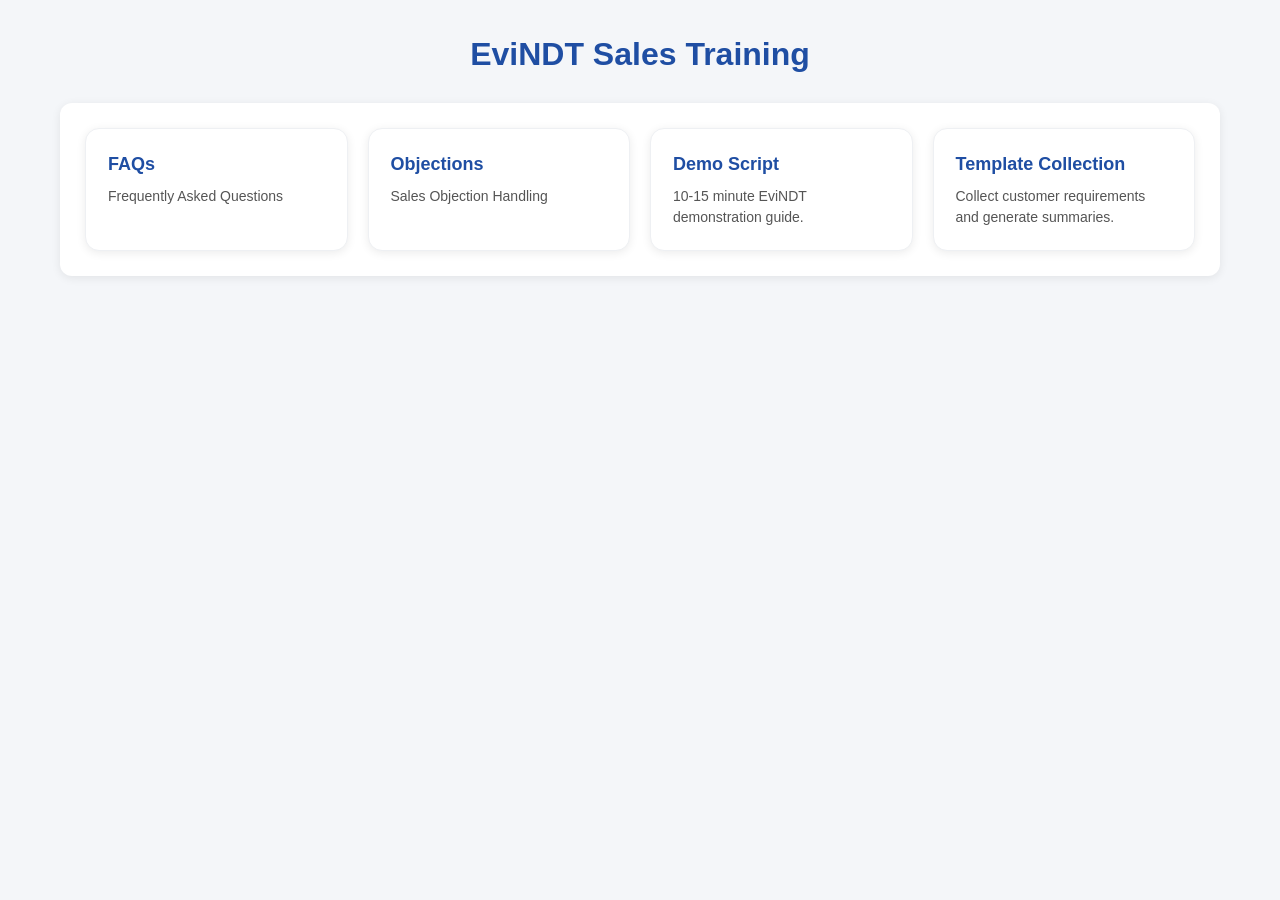
<file: index.html>
<!DOCTYPE html>
<html lang="en">
<head>
    <meta charset="UTF-8">
    <meta name="viewport" content="width=device-width, initial-scale=1.0">
    <title>EviNDT Sales Training</title>

    <link rel="stylesheet" href="css/style.css">
</head>

<body>

<div class="container">

    <h1>EviNDT Sales Training</h1>

    <!-- DASHBOARD SECTION -->
    <div class="form-section">

        <div class="cards">

            <a href="faq.html" class="card">
                <h2>FAQs</h2>
                <p>Frequently Asked Questions</p>
            </a>

            <a href="objections.html" class="card">
                <h2>Objections</h2>
                <p>Sales Objection Handling</p>
            </a>

            <a href="demo-script.html" class="card">
                <h2>Demo Script</h2>
                <p>10-15 minute EviNDT demonstration guide.</p>
            </a>

            <a href="template-form.html" class="card">
                <h2>Template Collection</h2>
                <p>Collect customer requirements and generate summaries.</p>
            </a>

        </div>

    </div>

</div>

</body>
</html>
</file>
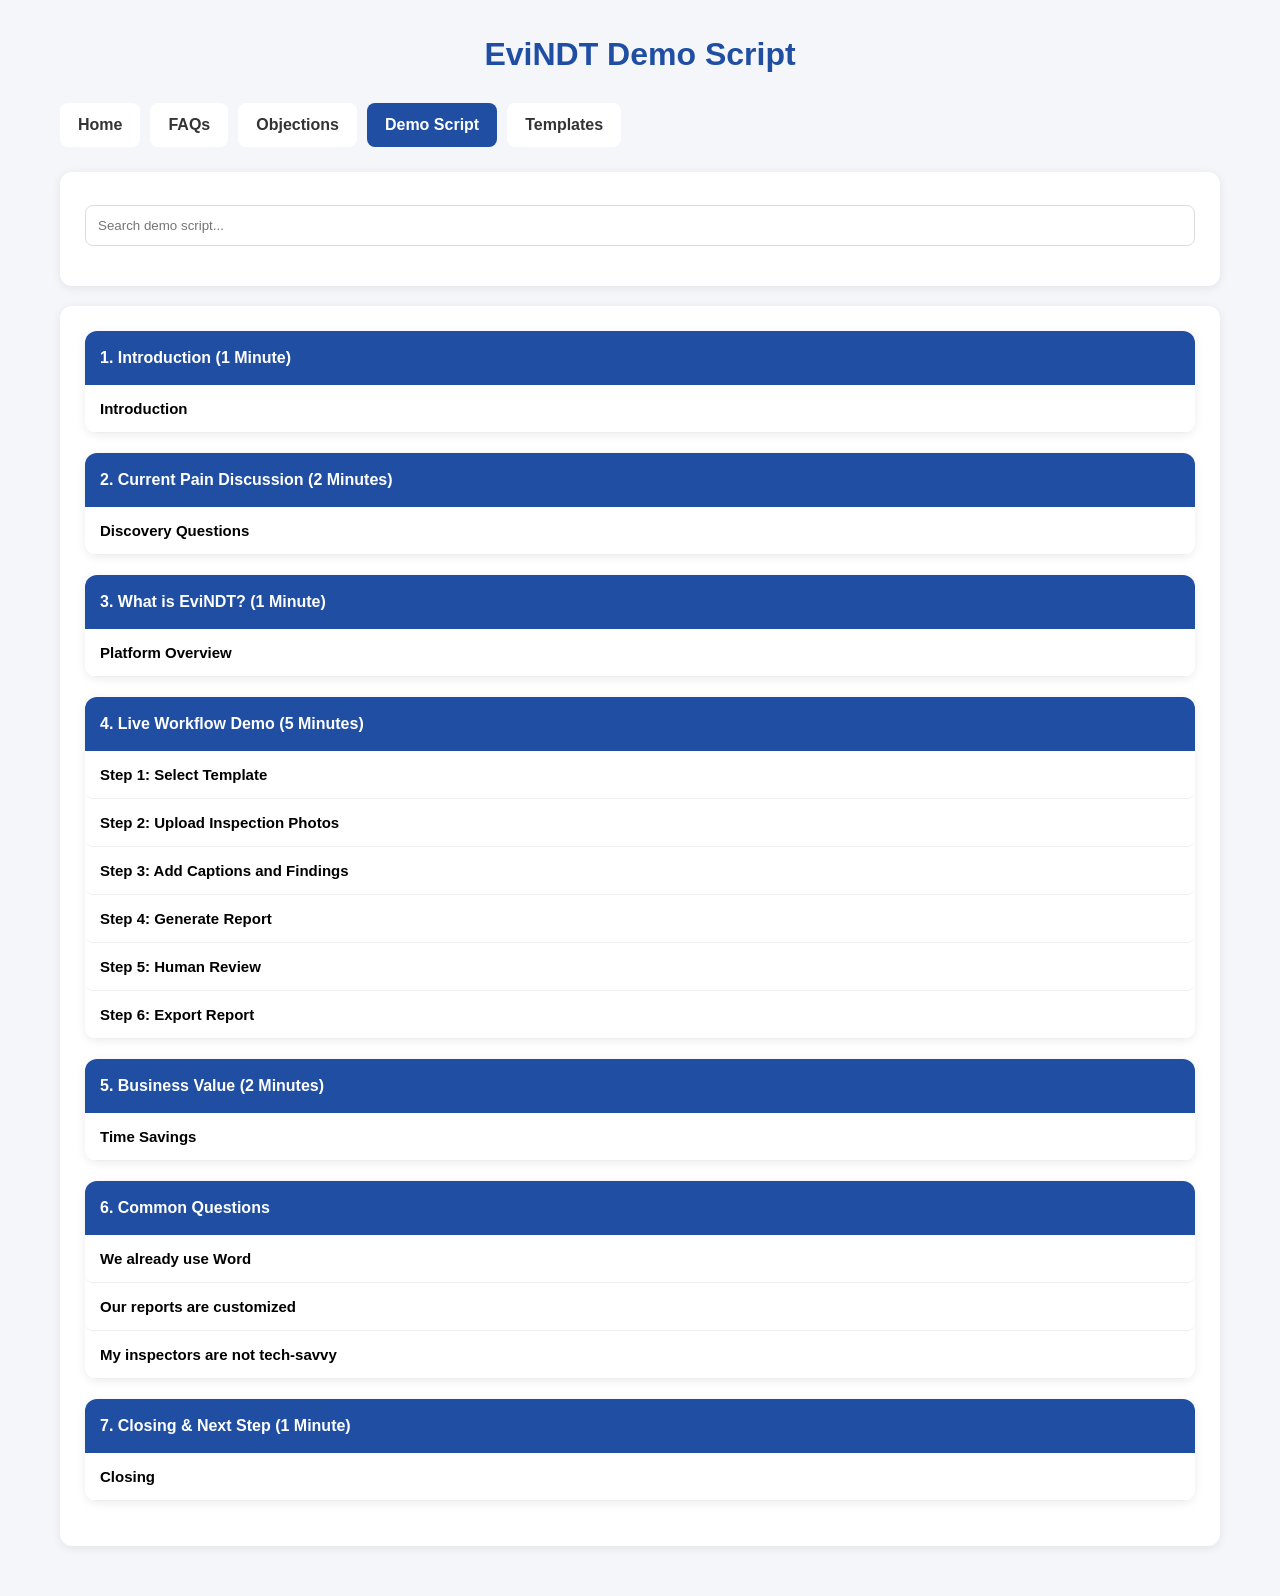
<file: demo-script.html>
<!DOCTYPE html>
<html lang="en">
<head>
    <meta charset="UTF-8">
    <meta name="viewport" content="width=device-width, initial-scale=1.0">
    <title>EviNDT Demo Script</title>

    <link rel="stylesheet" href="css/style.css">
</head>

<body>

<div class="container">

    <h1>EviNDT Demo Script</h1>

    <!-- GLOBAL NAV (STANDARDISED) -->
    <div class="nav">
        <a href="index.html">Home</a>
        <a href="faq.html">FAQs</a>
        <a href="objections.html">Objections</a>
        <a href="demo-script.html" class="active">Demo Script</a>
        <a href="template-form.html">Templates</a>
    </div>

    <!-- SEARCH SECTION WRAPPED -->
    <div class="form-section">
        <input
            type="text"
            id="searchInput"
            placeholder="Search demo script..."
            class="search-box"
        >
    </div>

    <!-- CONTENT WRAPPED (IMPORTANT FOR CONSISTENCY) -->
    <div class="form-section">
        <div id="content"></div>
    </div>

</div>

<script src="js/demo-data.js"></script>
<script src="js/script.js"></script>

<script>
renderContent(demoData);
</script>

</body>
</html>
</file>
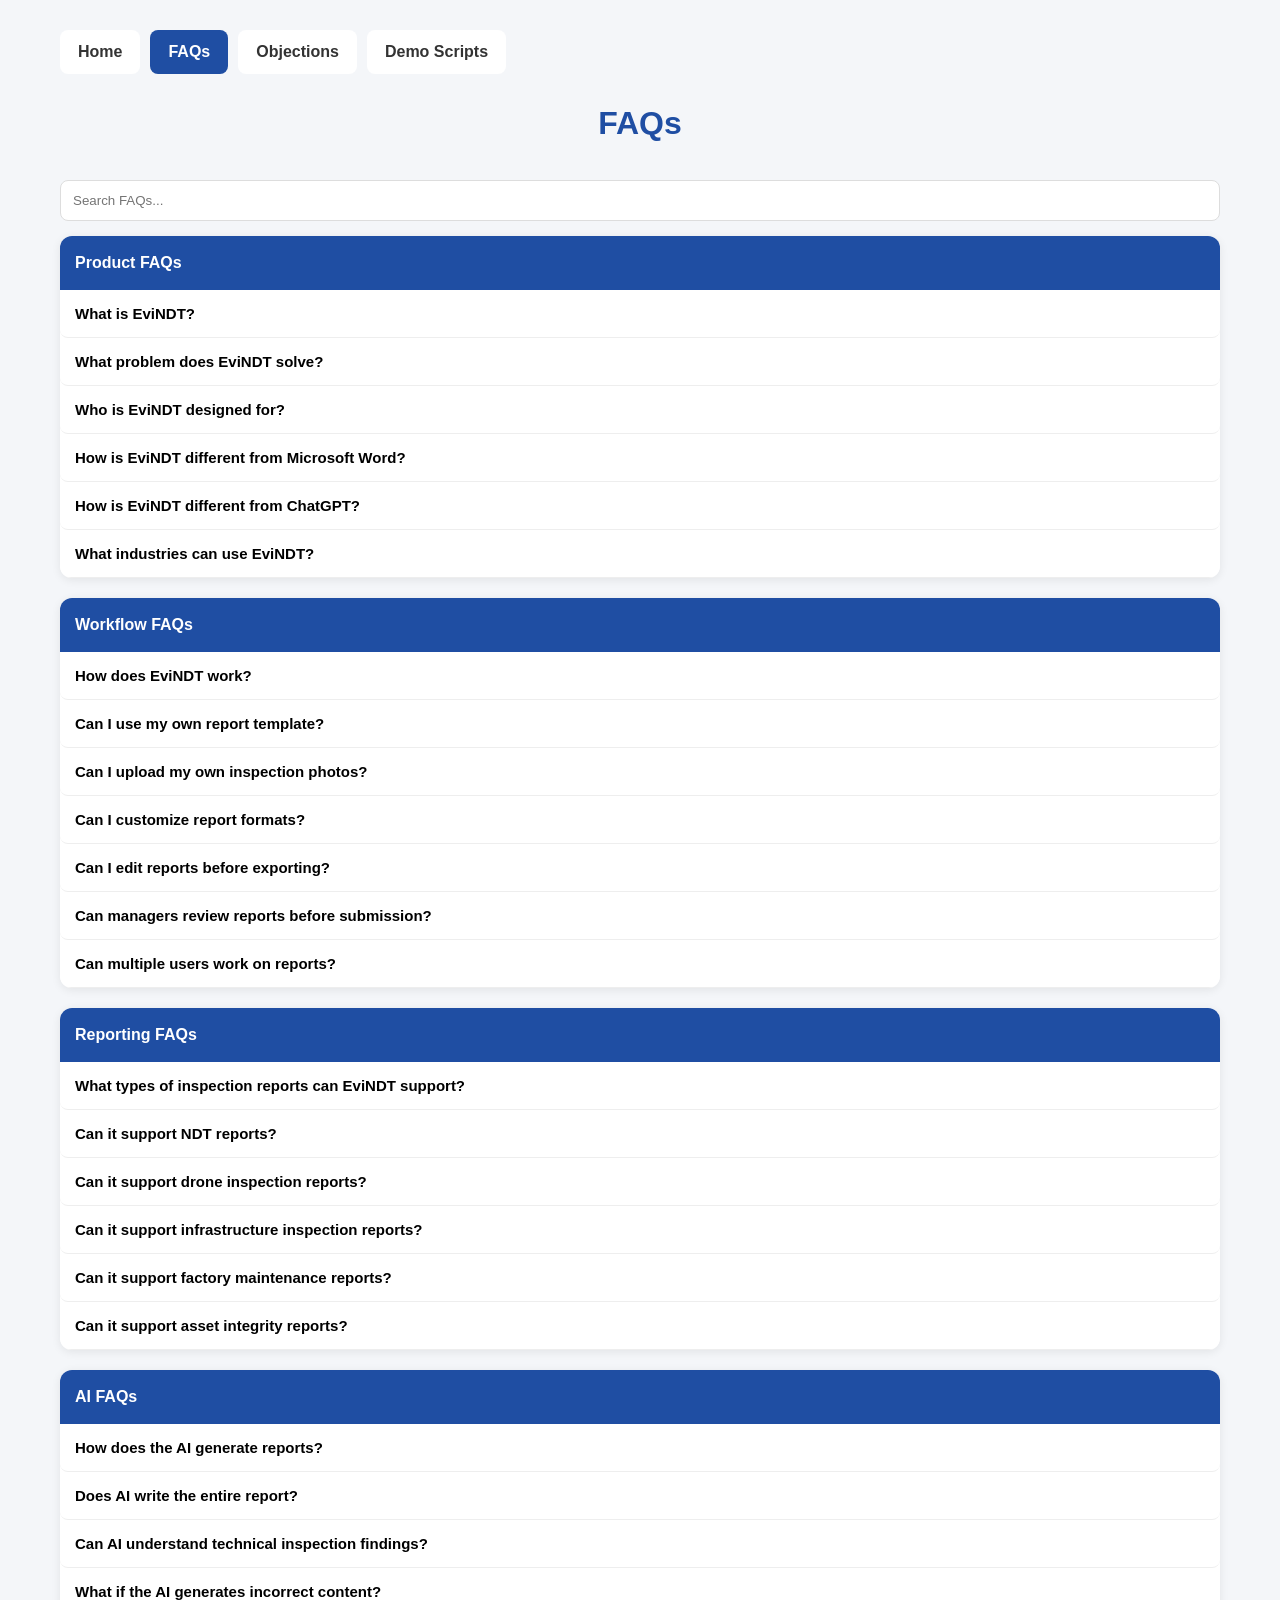
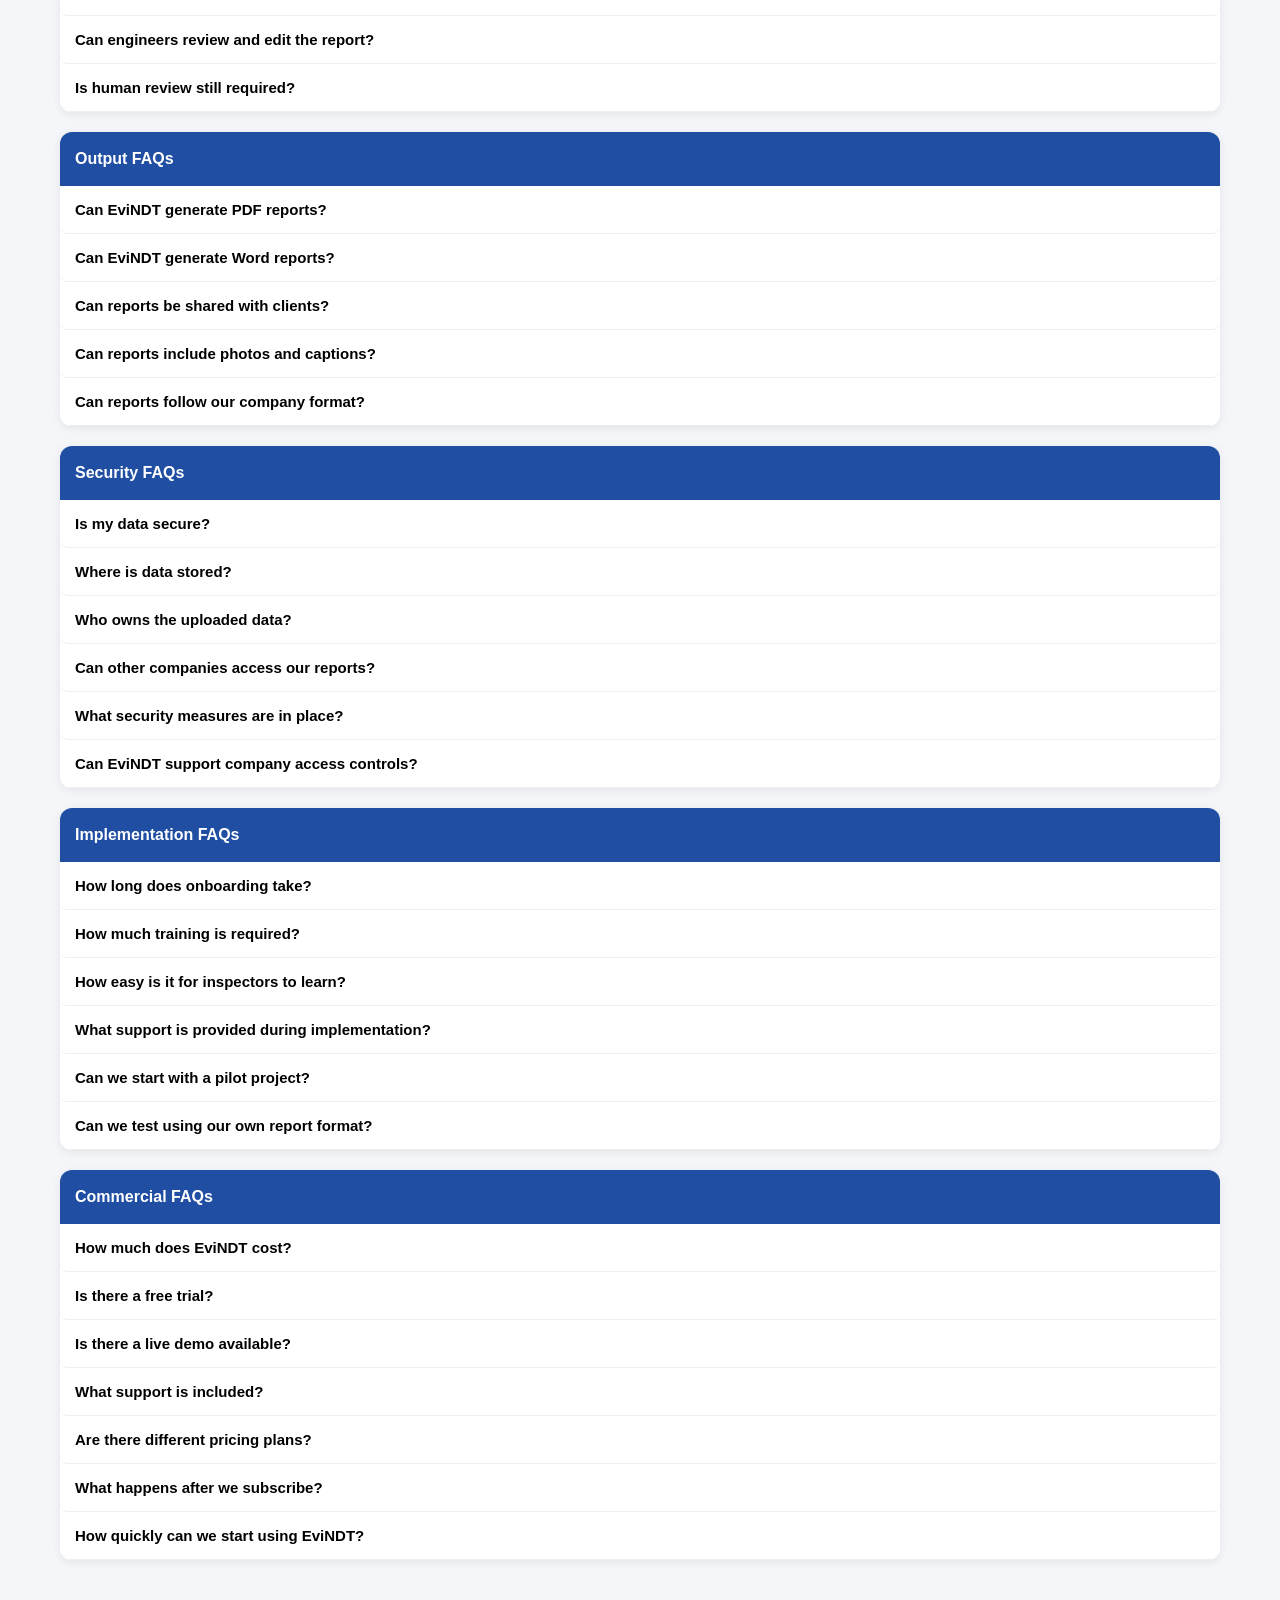
<file: faq.html>
<!DOCTYPE html>
<html>
<head>
    <meta charset="UTF-8">
    <meta name="viewport" content="width=device-width, initial-scale=1.0">
    <title>FAQs</title>

    <link rel="stylesheet" href="css/style.css">
</head>
<body>

<div class="container">

    <div class="nav">
        <a href="index.html">Home</a>
        <a href="faq.html" class="active">FAQs</a>
        <a href="objections.html">Objections</a>
        <a href="demo-script.html">Demo Scripts</a>
    </div>

    <h1>FAQs</h1>

    <input
        type="text"
        id="searchInput"
        placeholder="Search FAQs..."
        class="search-box"
    >

    <div id="content"></div>

</div>

<script src="js/faq-data.js"></script>
<script src="js/script.js"></script>

<script>
renderContent(faqData);
</script>

</body>
</html>
</file>
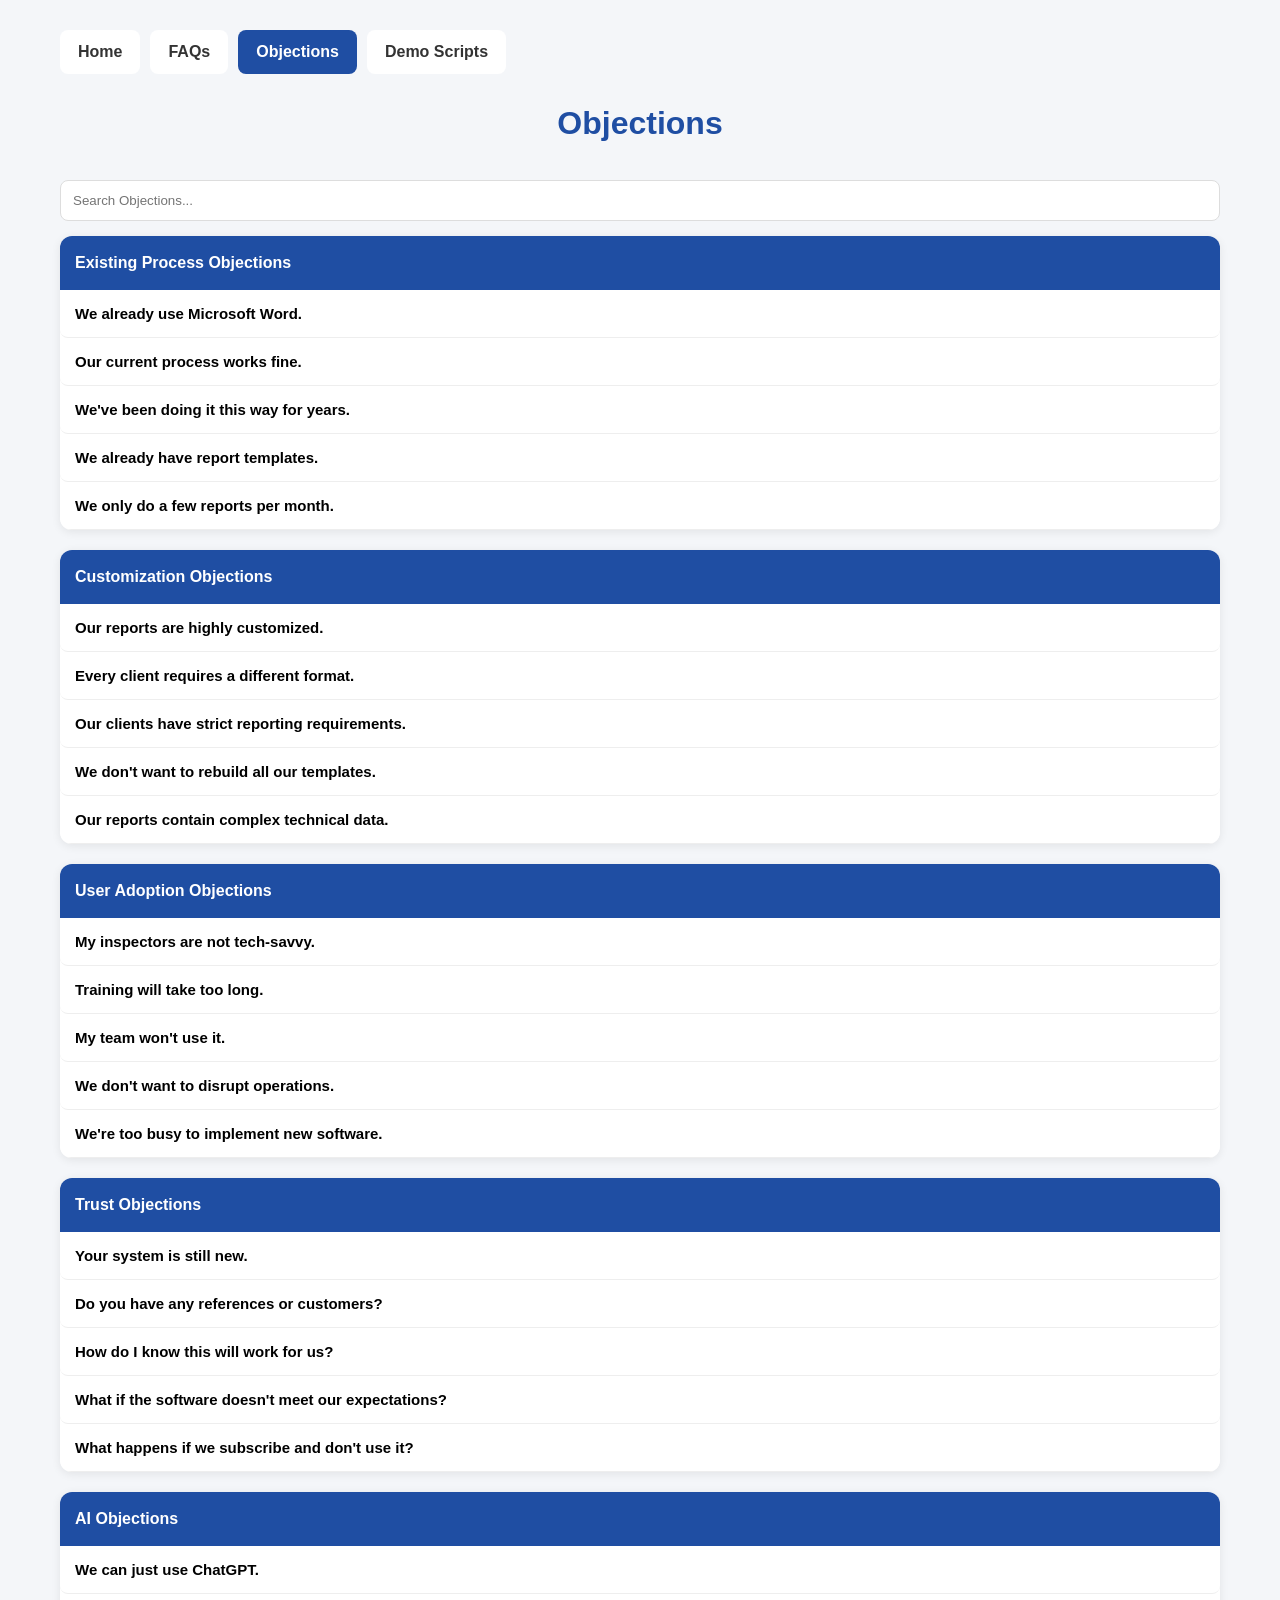
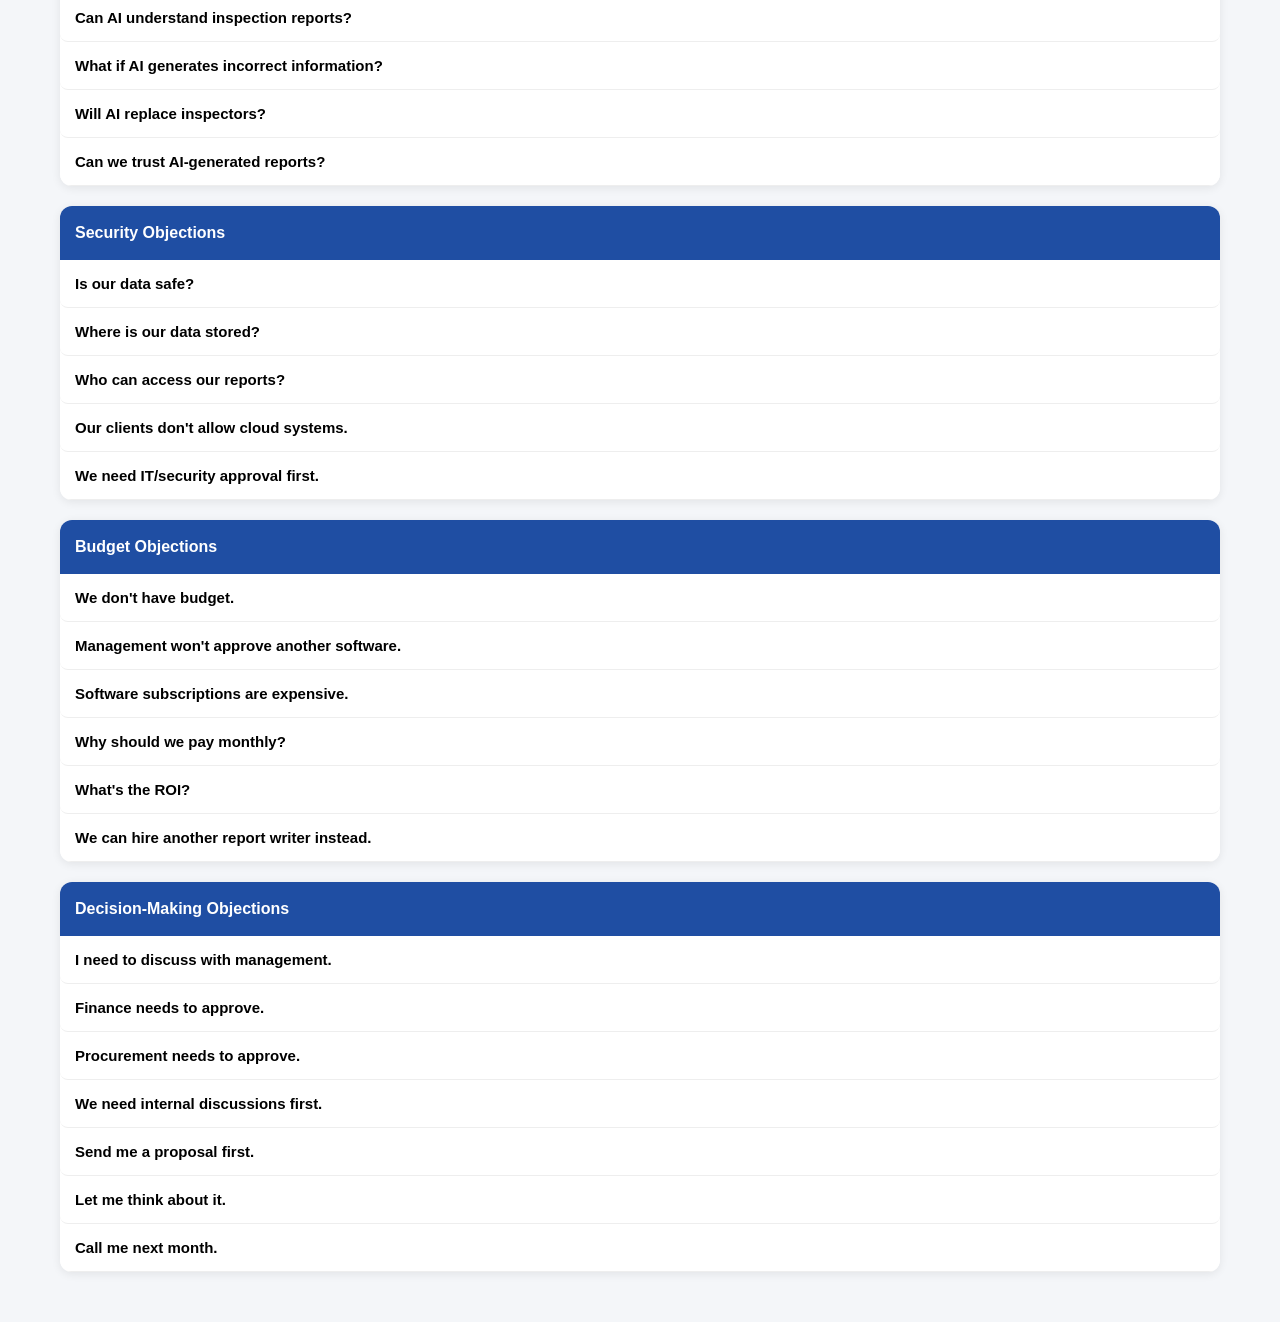
<file: objections.html>
<!DOCTYPE html>
<html>
<head>
    <meta charset="UTF-8">
    <meta name="viewport" content="width=device-width, initial-scale=1.0">
    <title>Objections</title>

    <link rel="stylesheet" href="css/style.css">
</head>
<body>

<div class="container">

    <div class="nav">
        <a href="index.html">Home</a>
        <a href="faq.html">FAQs</a>
        <a href="objections.html" class="active">Objections</a>
        <a href="demo-script.html">Demo Scripts</a>
    </div>

    <h1>Objections</h1>

    <input
        type="text"
        id="searchInput"
        placeholder="Search Objections..."
        class="search-box"
    >

    <div id="content"></div>

</div>

<script src="js/objections-data.js"></script>
<script src="js/script.js"></script>

<script>
renderContent(objectionsData);
</script>

</body>
</html>
</file>
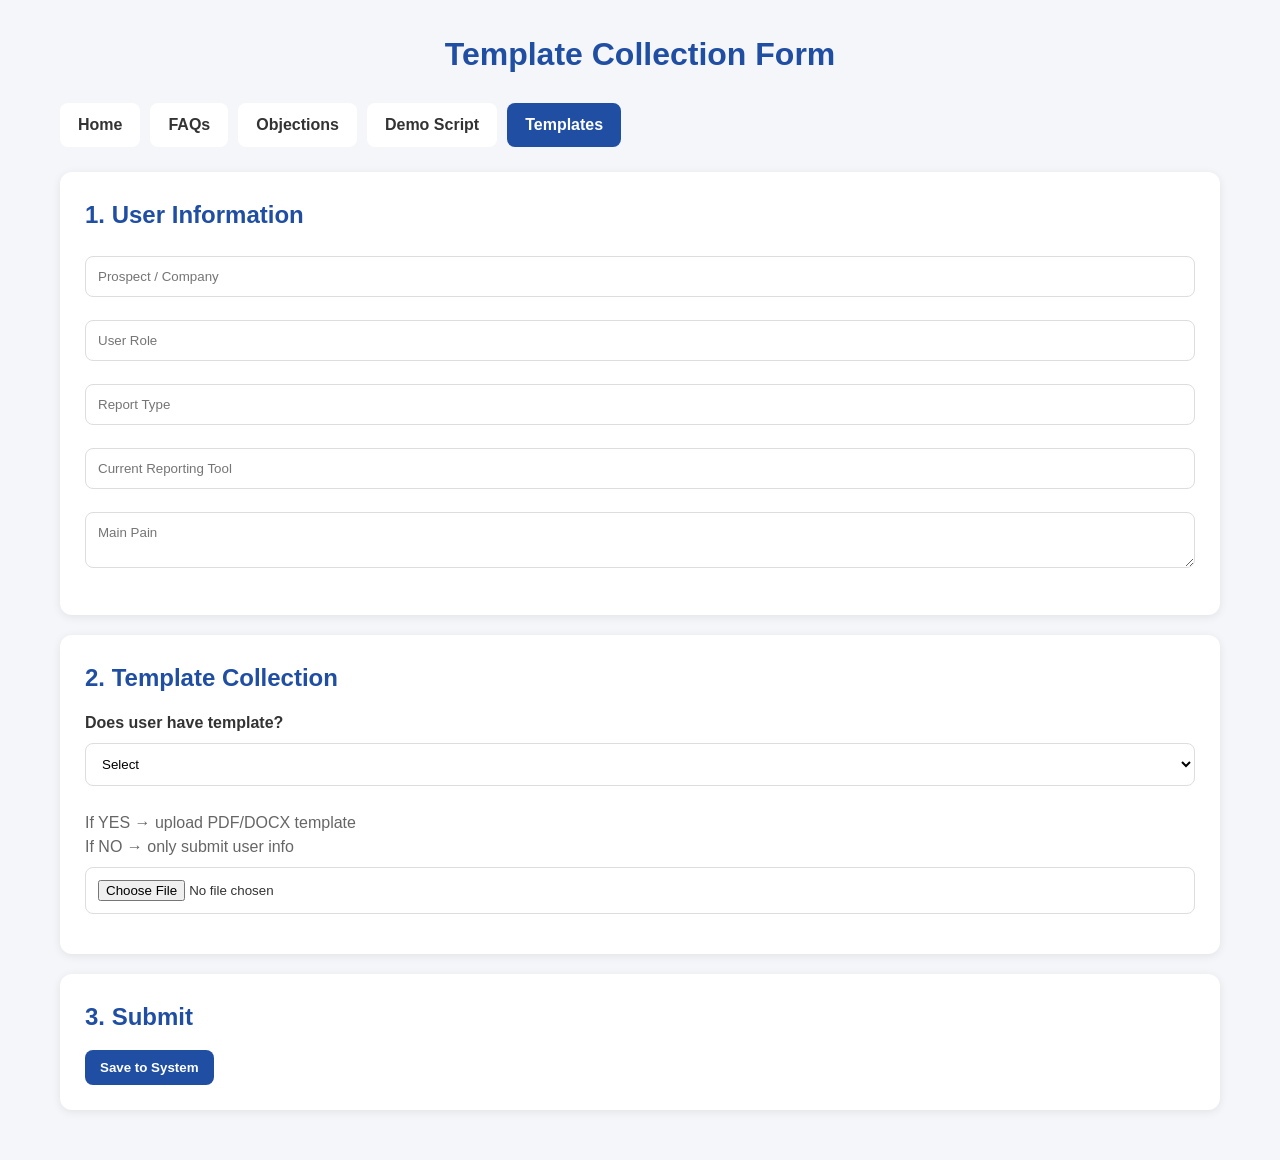
<file: template-form.html>
<!DOCTYPE html>
<html lang="en">
<head>
    <meta charset="UTF-8">
    <meta name="viewport" content="width=device-width, initial-scale=1.0">
    <title>Template Collection - EviNDT</title>

    <link rel="stylesheet" href="css/style.css">
</head>

<body>

<div class="container">

    <h1>Template Collection Form</h1>

    <!-- NAV -->
    <div class="nav">
        <a href="index.html">Home</a>
        <a href="faq.html">FAQs</a>
        <a href="objections.html">Objections</a>
        <a href="demo-script.html">Demo Script</a>
        <a href="template-form.html" class="active">Templates</a>
    </div>

    <!-- USER INFO -->
    <div class="form-section">
        <h2>1. User Information</h2>

        <input id="company" placeholder="Prospect / Company">
        <input id="userRole" placeholder="User Role">
        <input id="reportType" placeholder="Report Type">
        <input id="currentTool" placeholder="Current Reporting Tool">
        <textarea id="mainPain" placeholder="Main Pain"></textarea>
    </div>

    <!-- TEMPLATE SECTION -->
    <div class="form-section">
        <h2>2. Template Collection</h2>

        <label>Does user have template?</label>
        <select id="hasTemplate">
            <option value="">Select</option>
            <option value="yes">Yes</option>
            <option value="no">No</option>
        </select>

        <p style="margin-top:10px;color:#666;">
            If YES → upload PDF/DOCX template<br>
            If NO → only submit user info
        </p>

        <input type="file"
               id="templateFile"
               accept=".pdf,.docx">
    </div>

    <!-- ACTION -->
    <div class="form-section">
        <h2>3. Submit</h2>

        <div class="button-group">
            <button class="btn-primary" onclick="submitTemplateForm()">
                Save to System
            </button>
        </div>
    </div>

</div>

<script src="js/template-form.js"></script>

</body>
</html>
</file>
<file: css/style.css>
* {
    margin: 0;
    padding: 0;
    box-sizing: border-box;
    font-family: Segoe UI, sans-serif;
}

body {
    background: #f4f6f9;
    color: #333;
    line-height: 1.5;
}

/* =========================
   LAYOUT SYSTEM
========================= */
.container {
    max-width: 1200px;
    margin: auto;
    padding: 30px 20px;
}

/* =========================
   NAVIGATION (GLOBAL)
========================= */
.nav {
    display: flex;
    gap: 10px;
    margin-bottom: 25px;
    flex-wrap: wrap;
}

.nav a {
    text-decoration: none;
    background: white;
    padding: 10px 18px;
    border-radius: 8px;
    color: #333;
    font-weight: 600;
    transition: 0.2s;
}

.nav a.active {
    background: #1f4ea3;
    color: white;
}

.nav a:hover {
    opacity: 0.9;
}

/* =========================
   HEADINGS
========================= */
h1 {
    text-align: center;
    margin-bottom: 25px;
    color: #1f4ea3;
}

h2 {
    color: #1f4ea3;
    margin-bottom: 15px;
}

/* =========================
   FORM SECTION (MAIN BLOCK)
========================= */
.form-section {
    background: white;
    padding: 25px;
    margin-bottom: 20px;
    border-radius: 12px;
    box-shadow: 0 2px 10px rgba(0,0,0,0.08);
}

.cards {
    display: grid;
    grid-template-columns: repeat(auto-fit, minmax(220px, 1fr));
    gap: 20px;
}

/* =========================
   CARD SYSTEM (HOME DASHBOARD)
========================= */
.card {
    display: block;
    background: white;
    padding: 22px;
    border-radius: 14px;
    text-decoration: none;
    color: #333;
    box-shadow: 0 2px 10px rgba(0,0,0,0.08);
    transition: all 0.2s ease;
    border: 1px solid #eef0f3;
}

.card h2 {
    margin-bottom: 8px;
    color: #1f4ea3;
    font-size: 18px;
}

.card p {
    font-size: 14px;
    line-height: 1.5;
    color: #555;
}

/* Hover interaction */
.card:hover {
    transform: translateY(-4px);
    box-shadow: 0 6px 18px rgba(0,0,0,0.12);
    border-color: #1f4ea3;
}
/* =========================
   INPUT SYSTEM
========================= */
label {
    display: block;
    margin-top: 10px;
    font-weight: 600;
}

input,
select,
textarea {
    width: 100%;
    padding: 12px;
    margin-top: 8px;
    margin-bottom: 15px;
    border: 1px solid #ddd;
    border-radius: 8px;
    outline: none;
    background: #fff;
}

input:focus,
select:focus,
textarea:focus {
    border-color: #1f4ea3;
}

/* =========================
   CATEGORY SYSTEM (FAQ / OBJECTIONS)
========================= */
.category {
    background: white;
    margin-bottom: 20px;
    border-radius: 12px;
    overflow: hidden;
    box-shadow: 0 2px 10px rgba(0,0,0,0.08);
}

.category-title {
    background: #1f4ea3;
    color: white;
    padding: 15px;
    font-weight: bold;
}

.accordion {
    width: 100%;
    border: none;
    text-align: left;
    padding: 15px;
    background: white;
    cursor: pointer;
    border-bottom: 1px solid #eee;
    font-size: 15px;
}

.accordion:hover {
    background: #f5f7ff;
}

.panel {
    display: none;
    padding: 15px;
    background: #fafafa;
}

.panel.show {
    display: block;
}

/* =========================
   CHECKBOX GRID
========================= */
.checkbox-grid {
    display: grid;
    grid-template-columns: repeat(auto-fit, minmax(220px, 1fr));
    gap: 10px;
}

.checkbox-grid label {
    background: white;
    border: 1px solid #eee;
    padding: 10px;
    border-radius: 8px;
    cursor: pointer;
}

/* =========================
   PREVIEW BOX
========================= */
.preview-box {
    background: #fafafa;
    padding: 15px;
    border-radius: 10px;
    border: 1px dashed #bbb;
    min-height: 120px;
    margin-top: 15px;
    white-space: pre-line;
}

/* =========================
   BUTTON SYSTEM
========================= */
.button-group {
    display: flex;
    gap: 10px;
    flex-wrap: wrap;
    margin-top: 15px;
}

button {
    padding: 10px 15px;
    border: none;
    border-radius: 8px;
    cursor: pointer;
    font-weight: 600;
    transition: 0.2s;
}

button:hover {
    opacity: 0.9;
    transform: translateY(-1px);
}

.btn-primary {
    background: #1f4ea3;
    color: white;
}

.btn-success {
    background: #1a9c5b;
    color: white;
}

.btn-secondary {
    background: #6b7280;
    color: white;
}

/* =========================
   UTILITIES
========================= */
.hidden {
    display: none !important;
}

/* =========================
   RESPONSIVE
========================= */
@media (max-width: 768px) {
    .container {
        padding: 20px 14px;
    }

    .button-group {
        flex-direction: column;
    }

    button {
        width: 100%;
    }
}
</file>
